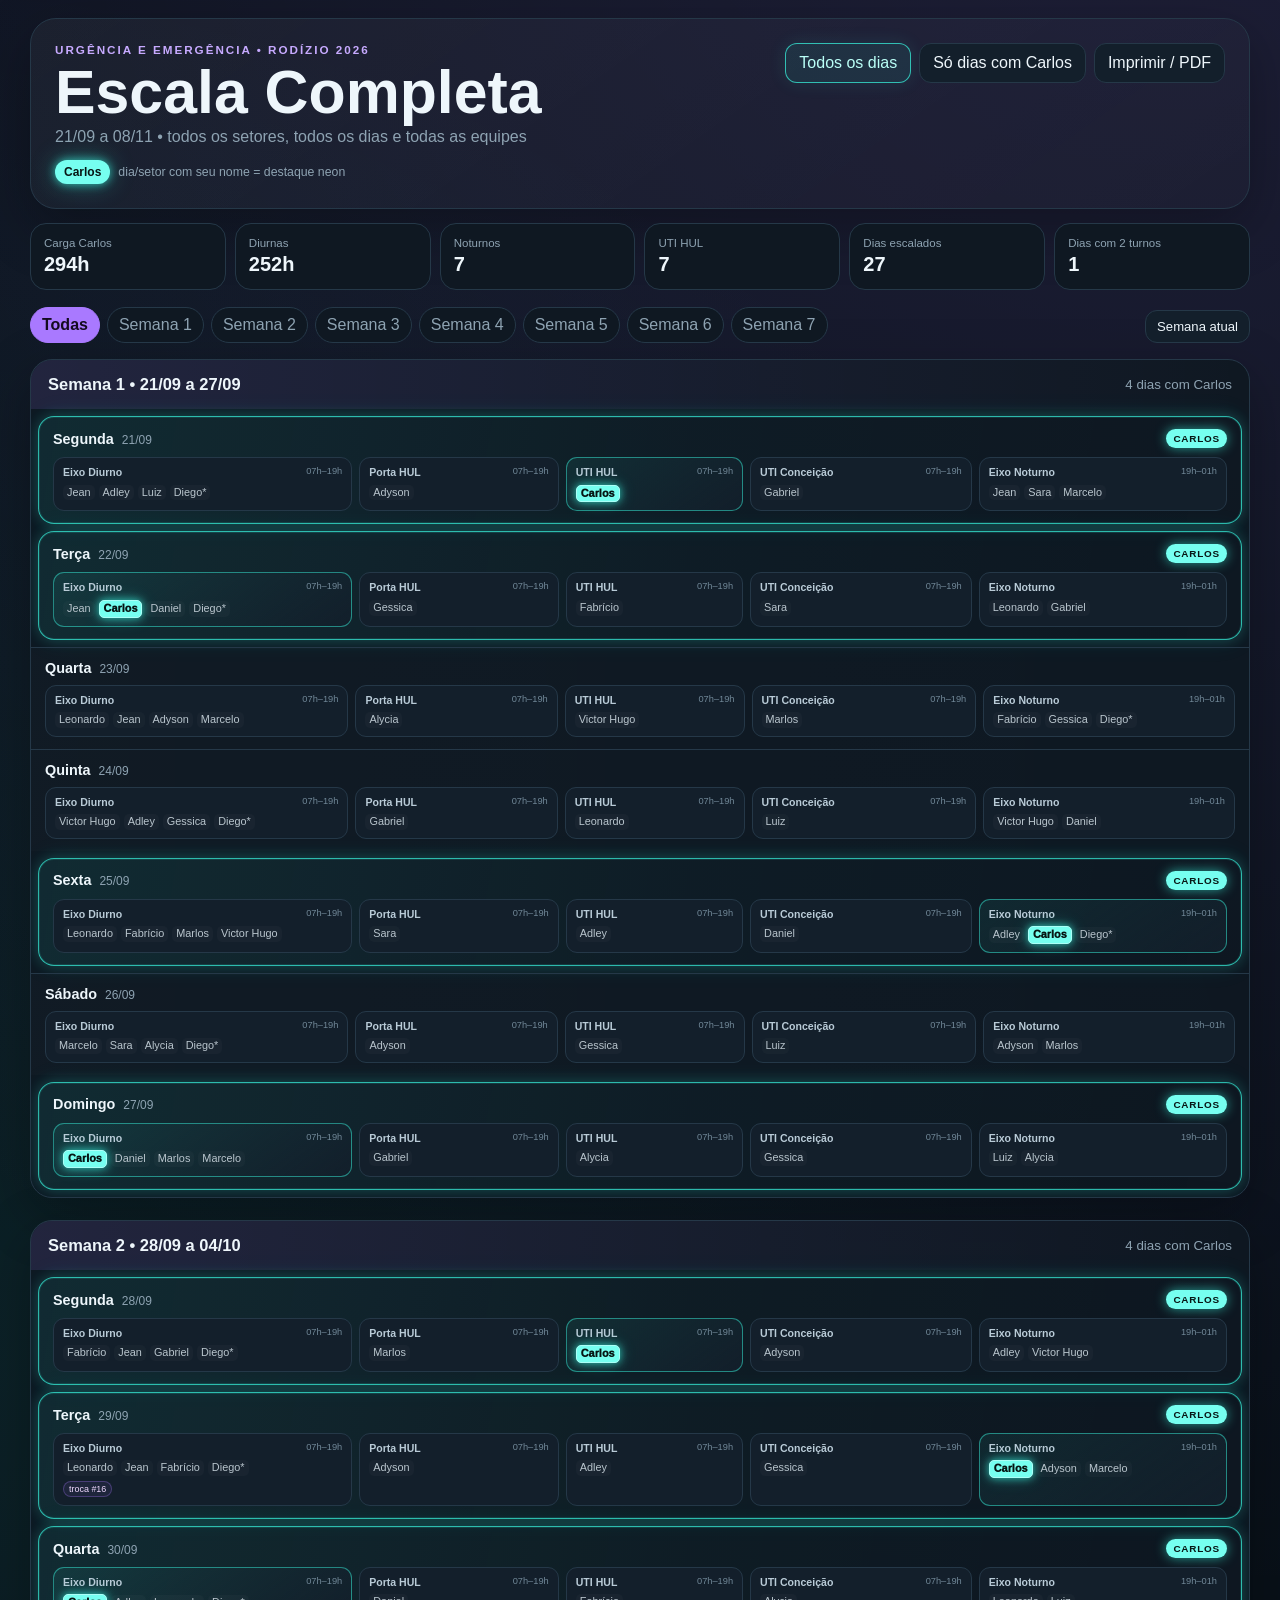
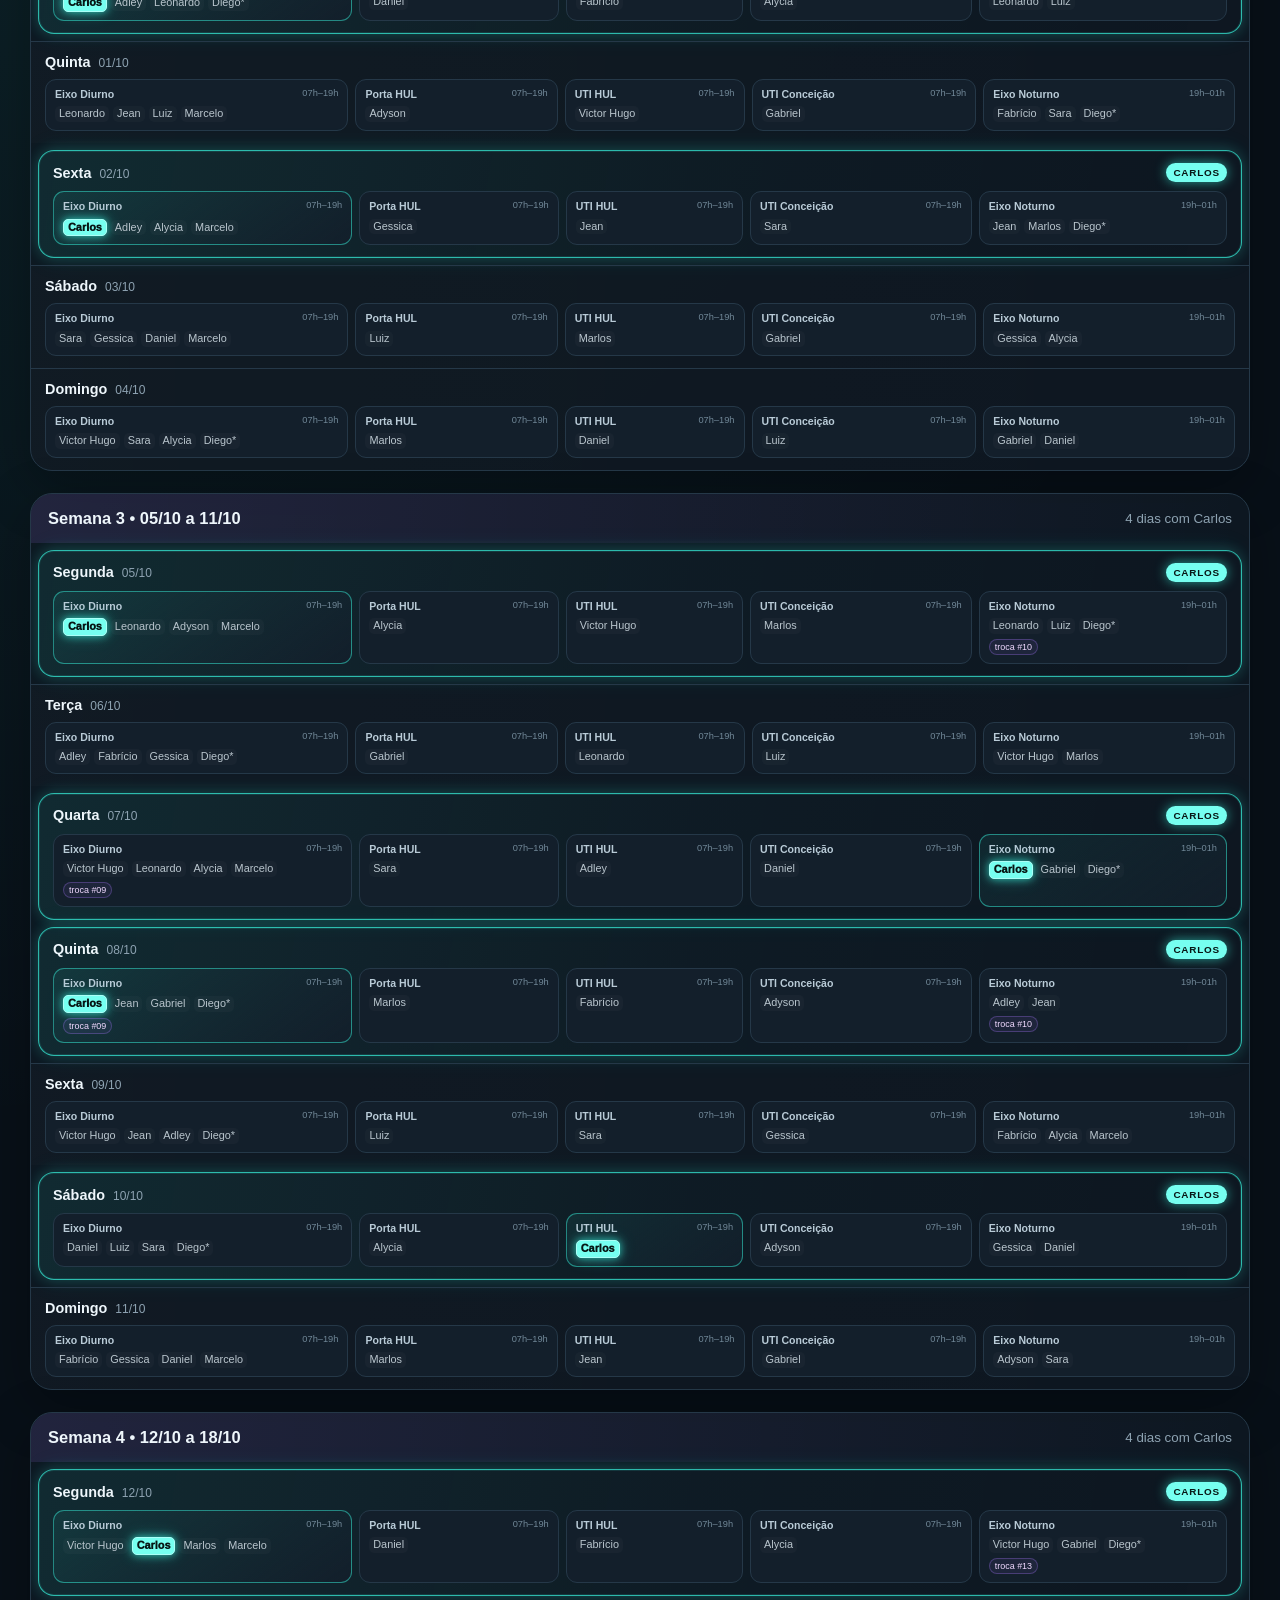
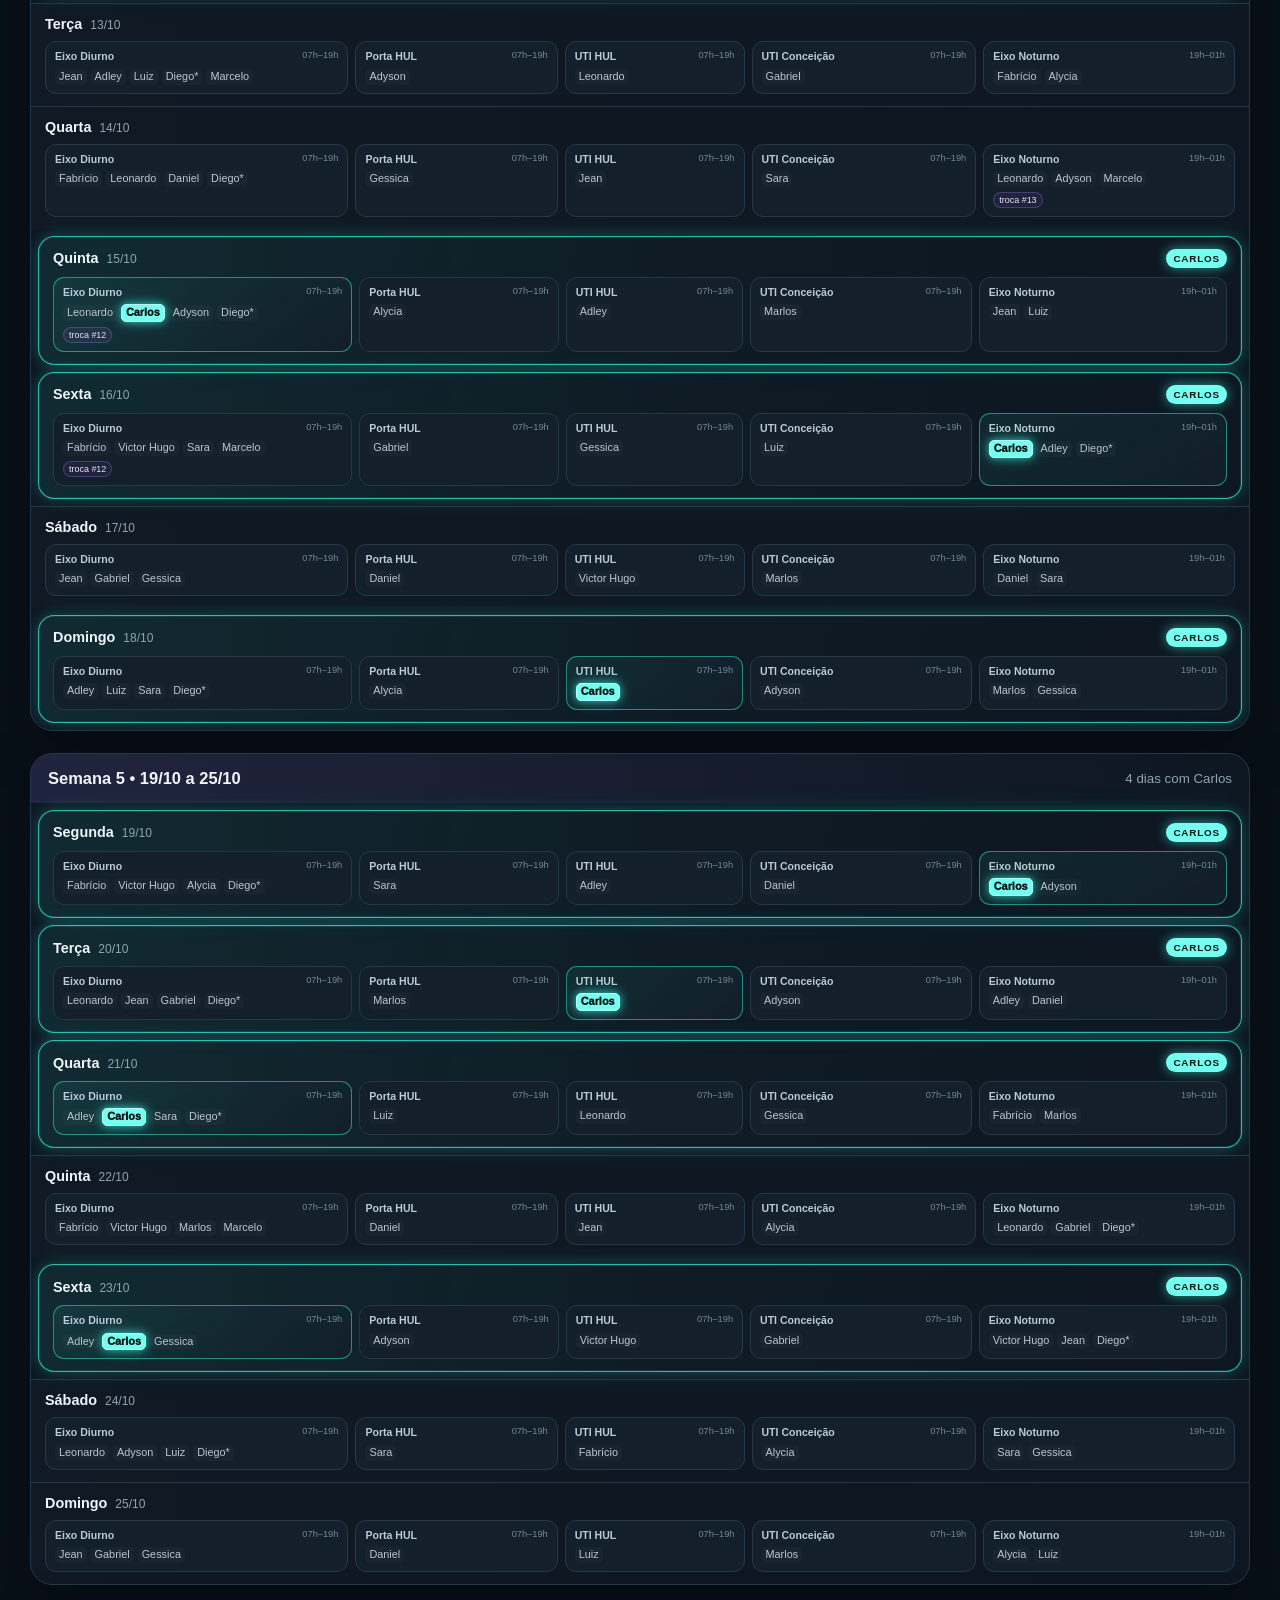
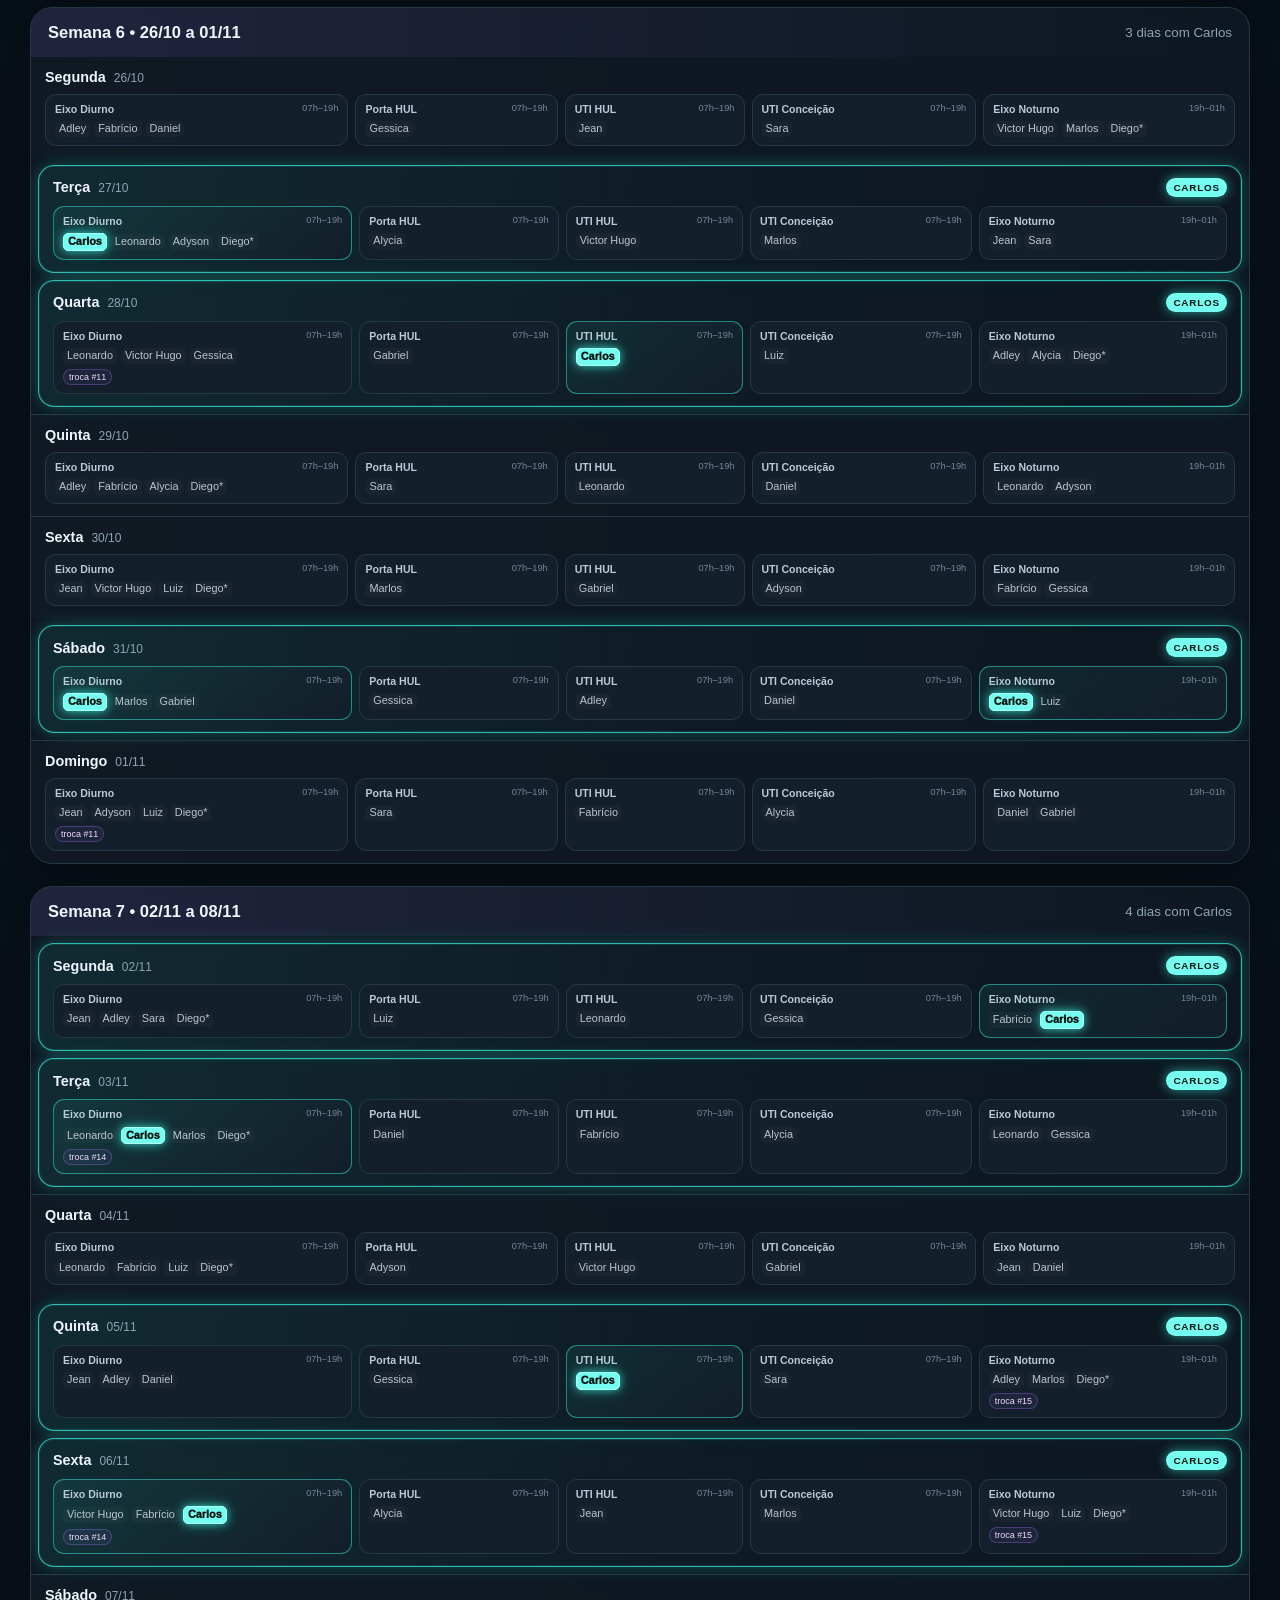
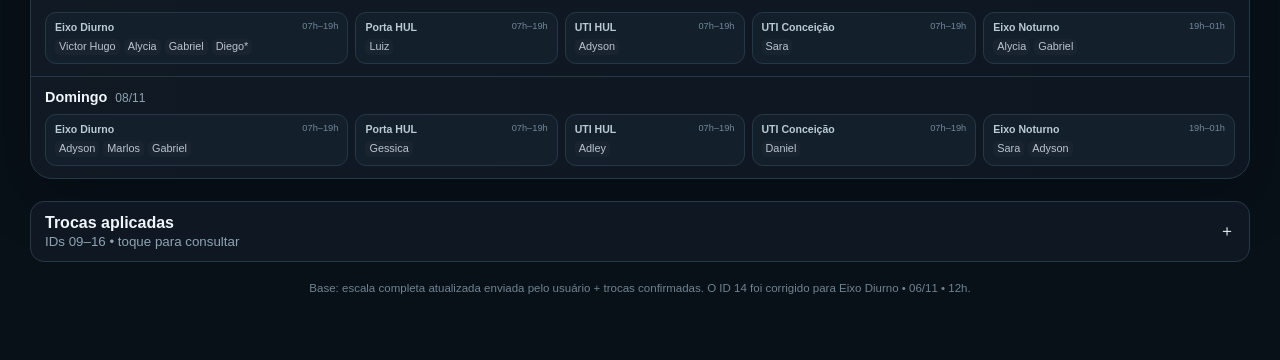
<file: standalone.html>
<!doctype html>
<html lang="pt-BR">
<head>
  <meta charset="utf-8" />
  <meta name="viewport" content="width=device-width, initial-scale=1, viewport-fit=cover" />
  <meta name="theme-color" content="#0b1017" />
  <title>Escala UE 2026 • Carlos</title>
      <style>

:root{
  --bg:#081018;
  --panel:#0f1822;
  --panel2:#131f2b;
  --panel3:#172633;
  --line:#253848;
  --text:#eef6fb;
  --muted:#8ea3b2;
  --accent:#a979ff;
  --accent2:#ff9f68;
  --cyan:#39f6e0;
  --cyan-soft:rgba(57,246,224,.13);
  --cyan-line:rgba(57,246,224,.72);
  --night:#9486ff;
  --day:#54c9bd;
  --uti:#f0c76b;
  --danger:#ff6b7d;
  --shadow:0 18px 55px rgba(0,0,0,.28);
}
*{box-sizing:border-box}
html{scroll-behavior:smooth}
body{
  margin:0;
  background:
    radial-gradient(circle at 92% -5%, rgba(169,121,255,.15), transparent 27%),
    radial-gradient(circle at -8% 20%, rgba(57,246,224,.08), transparent 25%),
    var(--bg);
  color:var(--text);
  font-family:Inter,ui-sans-serif,-apple-system,BlinkMacSystemFont,"Segoe UI",sans-serif;
}
button{font:inherit}
.app-shell{max-width:1280px;margin:auto;padding:18px clamp(10px,2.6vw,30px) 46px}
.hero{
  display:flex;justify-content:space-between;gap:20px;align-items:flex-start;flex-wrap:wrap;
  border:1px solid var(--line);border-radius:26px;padding:24px;
  background:linear-gradient(145deg,rgba(255,255,255,.045),rgba(255,255,255,.012));
  box-shadow:var(--shadow)
}
.eyebrow{font-size:.73rem;letter-spacing:.17em;text-transform:uppercase;color:#c7aaff;font-weight:850}
h1{font-size:clamp(2rem,5vw,3.8rem);line-height:.98;margin:.45rem 0 .35rem}
.hero p{margin:0;color:var(--muted)}
.hero-actions{display:flex;gap:8px;flex-wrap:wrap;justify-content:flex-end}
.btn{
  border:1px solid var(--line);background:var(--panel2);color:var(--text);
  border-radius:12px;padding:10px 13px;cursor:pointer;transition:.18s ease
}
.btn:hover{border-color:#5a7183;transform:translateY(-1px)}
.btn.active{border-color:var(--cyan-line);color:#bafff7;background:rgba(57,246,224,.08);box-shadow:0 0 18px rgba(57,246,224,.10)}
.btn-subtle{padding:8px 11px;font-size:.82rem}
.legend{display:flex;align-items:center;gap:8px;margin-top:14px;flex-wrap:wrap}
.legend-chip{font-size:.75rem;border-radius:999px;padding:5px 9px}
.carlos-legend{
  color:#071614;background:#76fff0;font-weight:900;
  box-shadow:0 0 10px rgba(57,246,224,.7),0 0 24px rgba(57,246,224,.35)
}
.legend-text{font-size:.77rem;color:var(--muted)}

.summary{display:grid;grid-template-columns:repeat(6,minmax(0,1fr));gap:9px;margin:14px 0}
.stat{border:1px solid var(--line);background:var(--panel);border-radius:16px;padding:13px}
.stat small{display:block;color:var(--muted);font-size:.72rem;margin-bottom:4px}
.stat strong{font-size:1.25rem}

.toolbar{display:flex;justify-content:space-between;align-items:center;gap:12px;margin:17px 0 10px;flex-wrap:wrap}
.week-tabs{display:flex;gap:7px;overflow:auto;padding-bottom:3px}
.week-tab{
  white-space:nowrap;border:1px solid var(--line);background:var(--panel);color:var(--muted);
  padding:8px 11px;border-radius:999px;cursor:pointer
}
.week-tab.active{background:var(--accent);border-color:var(--accent);color:#130b1f;font-weight:850}

.week-card{margin:13px 0 22px;border:1px solid var(--line);border-radius:22px;overflow:hidden;background:rgba(15,24,34,.93);box-shadow:var(--shadow)}
.week-head{display:flex;justify-content:space-between;align-items:center;gap:12px;padding:15px 17px;background:linear-gradient(90deg,rgba(169,121,255,.13),transparent)}
.week-head h2{font-size:1.03rem;margin:0}
.week-head small{color:var(--muted)}

.day-card{
  position:relative;border-top:1px solid var(--line);padding:12px 14px;
  background:linear-gradient(90deg,rgba(255,255,255,.012),transparent);
  transition:.18s ease
}
.day-card:first-of-type{border-top:0}
.day-card.carlos-day{
  margin:7px;
  border:1px solid rgba(57,246,224,.72);
  border-radius:16px;
  background:
    linear-gradient(100deg,rgba(57,246,224,.085),rgba(57,246,224,.018) 55%,transparent);
  box-shadow:
    0 0 0 1px rgba(57,246,224,.12) inset,
    0 0 14px rgba(57,246,224,.20),
    0 0 28px rgba(57,246,224,.08);
  animation:neonPulse 2.9s ease-in-out infinite
}
@keyframes neonPulse{
  0%,100%{box-shadow:0 0 0 1px rgba(57,246,224,.10) inset,0 0 11px rgba(57,246,224,.16),0 0 22px rgba(57,246,224,.06)}
  50%{box-shadow:0 0 0 1px rgba(57,246,224,.20) inset,0 0 18px rgba(57,246,224,.30),0 0 38px rgba(57,246,224,.12)}
}
.day-top{display:flex;justify-content:space-between;align-items:center;gap:10px;margin-bottom:9px}
.day-title{display:flex;align-items:baseline;gap:8px}
.day-title strong{font-size:.9rem}
.day-title span{font-size:.75rem;color:var(--muted)}
.me-badge{
  font-size:.62rem;font-weight:900;letter-spacing:.08em;text-transform:uppercase;
  color:#071614;background:#76fff0;padding:4px 7px;border-radius:999px;
  box-shadow:0 0 12px rgba(57,246,224,.6)
}
.sectors-grid{display:grid;grid-template-columns:1.35fr .9fr .8fr 1fr 1.12fr;gap:7px}
.sector{
  min-width:0;border:1px solid var(--line);background:var(--panel2);border-radius:11px;
  padding:8px 9px;position:relative
}
.sector.carlos-sector{
  border-color:rgba(57,246,224,.48);
  background:linear-gradient(145deg,rgba(57,246,224,.075),rgba(19,31,43,.95))
}
.sector-head{display:flex;justify-content:space-between;gap:5px;align-items:flex-start;margin-bottom:6px}
.sector-title{font-size:.66rem;font-weight:850;color:#b9cbd7;line-height:1.15}
.sector-time{font-size:.58rem;color:#718898;white-space:nowrap}
.names{display:flex;gap:4px;flex-wrap:wrap;align-items:center}
.name{
  font-size:.68rem;color:#b9c5cd;line-height:1.1;
  padding:2px 4px;border-radius:5px;background:rgba(255,255,255,.025)
}
.name.carlos{
  color:#071614;background:#76fff0;font-weight:950;
  border:1px solid #aafff7;
  box-shadow:0 0 8px rgba(57,246,224,.72),0 0 17px rgba(57,246,224,.24)
}
.trade-mark{
  display:inline-flex;margin-top:5px;font-size:.56rem;color:#f0d9ff;
  border:1px solid rgba(169,121,255,.30);background:rgba(169,121,255,.08);
  border-radius:999px;padding:2px 5px
}
.hidden{display:none!important}

.trades-box{margin-top:18px}
.trades-toggle{
  width:100%;display:flex;justify-content:space-between;align-items:center;gap:10px;
  border:1px solid var(--line);background:var(--panel);color:var(--text);padding:12px 14px;
  border-radius:14px;cursor:pointer;text-align:left
}
.trades-toggle small{display:block;color:var(--muted);margin-top:2px}
.trades-panel{margin-top:7px;border:1px solid var(--line);border-radius:14px;overflow:auto;background:var(--panel)}
.trade-table{width:100%;border-collapse:collapse;min-width:820px;font-size:.72rem}
.trade-table th,.trade-table td{padding:8px 9px;border-bottom:1px solid var(--line);text-align:left}
.trade-table th{color:#cdb5ff;background:rgba(255,255,255,.02);font-size:.62rem;text-transform:uppercase;letter-spacing:.05em}
.trade-table tr:last-child td{border-bottom:0}
.trade-status{font-size:.62rem;color:#9fd8c8}
footer{text-align:center;color:#6f8492;font-size:.72rem;margin:20px 0}

@media(max-width:1000px){
  .summary{grid-template-columns:repeat(3,1fr)}
  .sectors-grid{grid-template-columns:repeat(2,minmax(0,1fr))}
  .sector:first-child{grid-column:span 2}
}
@media(max-width:620px){
  .app-shell{padding:9px 8px 34px}
  .hero{padding:17px;border-radius:18px}
  .hero-actions{justify-content:flex-start}
  .summary{grid-template-columns:repeat(2,1fr)}
  .day-card{padding:10px}
  .day-card.carlos-day{margin:5px}
  .sectors-grid{grid-template-columns:1fr}
  .sector:first-child{grid-column:auto}
  .name{font-size:.66rem}
}
@media(prefers-reduced-motion:reduce){
  *{scroll-behavior:auto!important}
  .day-card.carlos-day{animation:none}
}
@media print{
  @page{size:A4 landscape;margin:6mm}
  body{background:#fff;color:#000}
  .app-shell{max-width:none;padding:0}
  .hero-actions,.toolbar,.trades-box,footer{display:none!important}
  .hero{border:0;box-shadow:none;padding:0 0 6mm;background:#fff}
  .hero p,.legend-text,.sector-time,.week-head small{color:#555}
  .summary{display:none}
  .week-card{box-shadow:none;background:#fff;border-color:#bbb;break-inside:avoid;margin:0 0 5mm}
  .week-head{background:#eee}
  .day-card{background:#fff;border-color:#ddd;padding:6px 7px}
  .day-card.carlos-day{animation:none;margin:3px;border:1.5px solid #008c80;box-shadow:none;background:#f1fffd}
  .sector{background:#fff;border-color:#ccc;padding:5px}
  .sector.carlos-sector{background:#f1fffd;border-color:#52a89f}
  .sector-title,.name{color:#111}
  .name.carlos{color:#000;background:#b9fff6;border-color:#008c80;box-shadow:none}
  .trade-mark{color:#333;border-color:#bbb;background:#f4f4f4}
}

</style>
</head>
<body>
  <div class="app-shell">
    <header class="hero">
      <div>
        <div class="eyebrow">Urgência e Emergência • Rodízio 2026</div>
        <h1>Escala Completa</h1>
        <p>21/09 a 08/11 • todos os setores, todos os dias e todas as equipes</p>
        <div class="legend">
          <span class="legend-chip carlos-legend">Carlos</span>
          <span class="legend-text">dia/setor com seu nome = destaque neon</span>
        </div>
      </div>
      <div class="hero-actions">
        <button id="btnAll" class="btn active">Todos os dias</button>
        <button id="btnCarlos" class="btn">Só dias com Carlos</button>
        <button id="btnPrint" class="btn">Imprimir / PDF</button>
      </div>
    </header>

    <section id="summary" class="summary"></section>

    <section class="toolbar">
      <div id="weekTabs" class="week-tabs" aria-label="Semanas"></div>
      <button id="btnCurrent" class="btn btn-subtle">Semana atual</button>
    </section>

    <main id="scheduleRoot"></main>

    <section class="trades-box">
      <button id="tradeToggle" class="trades-toggle">
        <span>
          <strong>Trocas aplicadas</strong>
          <small>IDs 09–16 • toque para consultar</small>
        </span>
        <span id="tradeArrow">＋</span>
      </button>
      <div id="tradePanel" class="trades-panel hidden"></div>
    </section>

    <footer>
      Base: escala completa atualizada enviada pelo usuário + trocas confirmadas.
      O ID 14 foi corrigido para Eixo Diurno • 06/11 • 12h.
    </footer>
  </div>

  <script>
const BASE_SCHEDULE = [
  {
    "week": 1,
    "period": "21/09 a 27/09",
    "days": [
      {
        "date": "2026-09-21",
        "weekday": "Segunda",
        "sectors": {
          "eixoDia": {
            "label": "Eixo Diurno",
            "time": "07h–19h",
            "names": [
              "Jean",
              "Adley",
              "Luiz",
              "Diego*"
            ],
            "tradeIds": []
          },
          "porta": {
            "label": "Porta HUL",
            "time": "07h–19h",
            "names": [
              "Adyson"
            ],
            "tradeIds": []
          },
          "utiHul": {
            "label": "UTI HUL",
            "time": "07h–19h",
            "names": [
              "Carlos"
            ],
            "tradeIds": []
          },
          "utiConceicao": {
            "label": "UTI Conceição",
            "time": "07h–19h",
            "names": [
              "Gabriel"
            ],
            "tradeIds": []
          },
          "eixoNoite": {
            "label": "Eixo Noturno",
            "time": "19h–01h",
            "names": [
              "Jean",
              "Sara",
              "Marcelo"
            ],
            "tradeIds": []
          }
        }
      },
      {
        "date": "2026-09-22",
        "weekday": "Terça",
        "sectors": {
          "eixoDia": {
            "label": "Eixo Diurno",
            "time": "07h–19h",
            "names": [
              "Jean",
              "Carlos",
              "Daniel",
              "Diego*"
            ],
            "tradeIds": []
          },
          "porta": {
            "label": "Porta HUL",
            "time": "07h–19h",
            "names": [
              "Gessica"
            ],
            "tradeIds": []
          },
          "utiHul": {
            "label": "UTI HUL",
            "time": "07h–19h",
            "names": [
              "Fabrício"
            ],
            "tradeIds": []
          },
          "utiConceicao": {
            "label": "UTI Conceição",
            "time": "07h–19h",
            "names": [
              "Sara"
            ],
            "tradeIds": []
          },
          "eixoNoite": {
            "label": "Eixo Noturno",
            "time": "19h–01h",
            "names": [
              "Leonardo",
              "Gabriel"
            ],
            "tradeIds": []
          }
        }
      },
      {
        "date": "2026-09-23",
        "weekday": "Quarta",
        "sectors": {
          "eixoDia": {
            "label": "Eixo Diurno",
            "time": "07h–19h",
            "names": [
              "Leonardo",
              "Jean",
              "Adyson",
              "Marcelo"
            ],
            "tradeIds": []
          },
          "porta": {
            "label": "Porta HUL",
            "time": "07h–19h",
            "names": [
              "Alycia"
            ],
            "tradeIds": []
          },
          "utiHul": {
            "label": "UTI HUL",
            "time": "07h–19h",
            "names": [
              "Victor Hugo"
            ],
            "tradeIds": []
          },
          "utiConceicao": {
            "label": "UTI Conceição",
            "time": "07h–19h",
            "names": [
              "Marlos"
            ],
            "tradeIds": []
          },
          "eixoNoite": {
            "label": "Eixo Noturno",
            "time": "19h–01h",
            "names": [
              "Fabrício",
              "Gessica",
              "Diego*"
            ],
            "tradeIds": []
          }
        }
      },
      {
        "date": "2026-09-24",
        "weekday": "Quinta",
        "sectors": {
          "eixoDia": {
            "label": "Eixo Diurno",
            "time": "07h–19h",
            "names": [
              "Victor Hugo",
              "Adley",
              "Gessica",
              "Diego*"
            ],
            "tradeIds": []
          },
          "porta": {
            "label": "Porta HUL",
            "time": "07h–19h",
            "names": [
              "Gabriel"
            ],
            "tradeIds": []
          },
          "utiHul": {
            "label": "UTI HUL",
            "time": "07h–19h",
            "names": [
              "Leonardo"
            ],
            "tradeIds": []
          },
          "utiConceicao": {
            "label": "UTI Conceição",
            "time": "07h–19h",
            "names": [
              "Luiz"
            ],
            "tradeIds": []
          },
          "eixoNoite": {
            "label": "Eixo Noturno",
            "time": "19h–01h",
            "names": [
              "Victor Hugo",
              "Daniel"
            ],
            "tradeIds": []
          }
        }
      },
      {
        "date": "2026-09-25",
        "weekday": "Sexta",
        "sectors": {
          "eixoDia": {
            "label": "Eixo Diurno",
            "time": "07h–19h",
            "names": [
              "Leonardo",
              "Fabrício",
              "Marlos",
              "Victor Hugo"
            ],
            "tradeIds": []
          },
          "porta": {
            "label": "Porta HUL",
            "time": "07h–19h",
            "names": [
              "Sara"
            ],
            "tradeIds": []
          },
          "utiHul": {
            "label": "UTI HUL",
            "time": "07h–19h",
            "names": [
              "Adley"
            ],
            "tradeIds": []
          },
          "utiConceicao": {
            "label": "UTI Conceição",
            "time": "07h–19h",
            "names": [
              "Daniel"
            ],
            "tradeIds": []
          },
          "eixoNoite": {
            "label": "Eixo Noturno",
            "time": "19h–01h",
            "names": [
              "Adley",
              "Carlos",
              "Diego*"
            ],
            "tradeIds": []
          }
        }
      },
      {
        "date": "2026-09-26",
        "weekday": "Sábado",
        "sectors": {
          "eixoDia": {
            "label": "Eixo Diurno",
            "time": "07h–19h",
            "names": [
              "Marcelo",
              "Sara",
              "Alycia",
              "Diego*"
            ],
            "tradeIds": []
          },
          "porta": {
            "label": "Porta HUL",
            "time": "07h–19h",
            "names": [
              "Adyson"
            ],
            "tradeIds": []
          },
          "utiHul": {
            "label": "UTI HUL",
            "time": "07h–19h",
            "names": [
              "Gessica"
            ],
            "tradeIds": []
          },
          "utiConceicao": {
            "label": "UTI Conceição",
            "time": "07h–19h",
            "names": [
              "Luiz"
            ],
            "tradeIds": []
          },
          "eixoNoite": {
            "label": "Eixo Noturno",
            "time": "19h–01h",
            "names": [
              "Adyson",
              "Marlos"
            ],
            "tradeIds": []
          }
        }
      },
      {
        "date": "2026-09-27",
        "weekday": "Domingo",
        "sectors": {
          "eixoDia": {
            "label": "Eixo Diurno",
            "time": "07h–19h",
            "names": [
              "Carlos",
              "Daniel",
              "Marlos",
              "Marcelo"
            ],
            "tradeIds": []
          },
          "porta": {
            "label": "Porta HUL",
            "time": "07h–19h",
            "names": [
              "Gabriel"
            ],
            "tradeIds": []
          },
          "utiHul": {
            "label": "UTI HUL",
            "time": "07h–19h",
            "names": [
              "Alycia"
            ],
            "tradeIds": []
          },
          "utiConceicao": {
            "label": "UTI Conceição",
            "time": "07h–19h",
            "names": [
              "Gessica"
            ],
            "tradeIds": []
          },
          "eixoNoite": {
            "label": "Eixo Noturno",
            "time": "19h–01h",
            "names": [
              "Luiz",
              "Alycia"
            ],
            "tradeIds": []
          }
        }
      }
    ]
  },
  {
    "week": 2,
    "period": "28/09 a 04/10",
    "days": [
      {
        "date": "2026-09-28",
        "weekday": "Segunda",
        "sectors": {
          "eixoDia": {
            "label": "Eixo Diurno",
            "time": "07h–19h",
            "names": [
              "Fabrício",
              "Jean",
              "Gabriel",
              "Diego*"
            ],
            "tradeIds": []
          },
          "porta": {
            "label": "Porta HUL",
            "time": "07h–19h",
            "names": [
              "Marlos"
            ],
            "tradeIds": []
          },
          "utiHul": {
            "label": "UTI HUL",
            "time": "07h–19h",
            "names": [
              "Carlos"
            ],
            "tradeIds": []
          },
          "utiConceicao": {
            "label": "UTI Conceição",
            "time": "07h–19h",
            "names": [
              "Adyson"
            ],
            "tradeIds": []
          },
          "eixoNoite": {
            "label": "Eixo Noturno",
            "time": "19h–01h",
            "names": [
              "Adley",
              "Victor Hugo"
            ],
            "tradeIds": []
          }
        }
      },
      {
        "date": "2026-09-29",
        "weekday": "Terça",
        "sectors": {
          "eixoDia": {
            "label": "Eixo Diurno",
            "time": "07h–19h",
            "names": [
              "Leonardo",
              "Victor Hugo",
              "Fabrício",
              "Diego*"
            ],
            "tradeIds": []
          },
          "porta": {
            "label": "Porta HUL",
            "time": "07h–19h",
            "names": [
              "Adyson"
            ],
            "tradeIds": []
          },
          "utiHul": {
            "label": "UTI HUL",
            "time": "07h–19h",
            "names": [
              "Adley"
            ],
            "tradeIds": []
          },
          "utiConceicao": {
            "label": "UTI Conceição",
            "time": "07h–19h",
            "names": [
              "Gessica"
            ],
            "tradeIds": []
          },
          "eixoNoite": {
            "label": "Eixo Noturno",
            "time": "19h–01h",
            "names": [
              "Carlos",
              "Adyson",
              "Marcelo"
            ],
            "tradeIds": []
          }
        }
      },
      {
        "date": "2026-09-30",
        "weekday": "Quarta",
        "sectors": {
          "eixoDia": {
            "label": "Eixo Diurno",
            "time": "07h–19h",
            "names": [
              "Carlos",
              "Adley",
              "Leonardo",
              "Diego*"
            ],
            "tradeIds": []
          },
          "porta": {
            "label": "Porta HUL",
            "time": "07h–19h",
            "names": [
              "Daniel"
            ],
            "tradeIds": []
          },
          "utiHul": {
            "label": "UTI HUL",
            "time": "07h–19h",
            "names": [
              "Fabrício"
            ],
            "tradeIds": []
          },
          "utiConceicao": {
            "label": "UTI Conceição",
            "time": "07h–19h",
            "names": [
              "Alycia"
            ],
            "tradeIds": []
          },
          "eixoNoite": {
            "label": "Eixo Noturno",
            "time": "19h–01h",
            "names": [
              "Leonardo",
              "Luiz"
            ],
            "tradeIds": []
          }
        }
      },
      {
        "date": "2026-10-01",
        "weekday": "Quinta",
        "sectors": {
          "eixoDia": {
            "label": "Eixo Diurno",
            "time": "07h–19h",
            "names": [
              "Leonardo",
              "Jean",
              "Luiz",
              "Marcelo"
            ],
            "tradeIds": []
          },
          "porta": {
            "label": "Porta HUL",
            "time": "07h–19h",
            "names": [
              "Adyson"
            ],
            "tradeIds": []
          },
          "utiHul": {
            "label": "UTI HUL",
            "time": "07h–19h",
            "names": [
              "Victor Hugo"
            ],
            "tradeIds": []
          },
          "utiConceicao": {
            "label": "UTI Conceição",
            "time": "07h–19h",
            "names": [
              "Gabriel"
            ],
            "tradeIds": []
          },
          "eixoNoite": {
            "label": "Eixo Noturno",
            "time": "19h–01h",
            "names": [
              "Fabrício",
              "Sara",
              "Diego*"
            ],
            "tradeIds": []
          }
        }
      },
      {
        "date": "2026-10-02",
        "weekday": "Sexta",
        "sectors": {
          "eixoDia": {
            "label": "Eixo Diurno",
            "time": "07h–19h",
            "names": [
              "Carlos",
              "Adley",
              "Alycia",
              "Marcelo"
            ],
            "tradeIds": []
          },
          "porta": {
            "label": "Porta HUL",
            "time": "07h–19h",
            "names": [
              "Gessica"
            ],
            "tradeIds": []
          },
          "utiHul": {
            "label": "UTI HUL",
            "time": "07h–19h",
            "names": [
              "Jean"
            ],
            "tradeIds": []
          },
          "utiConceicao": {
            "label": "UTI Conceição",
            "time": "07h–19h",
            "names": [
              "Sara"
            ],
            "tradeIds": []
          },
          "eixoNoite": {
            "label": "Eixo Noturno",
            "time": "19h–01h",
            "names": [
              "Jean",
              "Marlos",
              "Diego*"
            ],
            "tradeIds": []
          }
        }
      },
      {
        "date": "2026-10-03",
        "weekday": "Sábado",
        "sectors": {
          "eixoDia": {
            "label": "Eixo Diurno",
            "time": "07h–19h",
            "names": [
              "Sara",
              "Gessica",
              "Daniel",
              "Marcelo"
            ],
            "tradeIds": []
          },
          "porta": {
            "label": "Porta HUL",
            "time": "07h–19h",
            "names": [
              "Luiz"
            ],
            "tradeIds": []
          },
          "utiHul": {
            "label": "UTI HUL",
            "time": "07h–19h",
            "names": [
              "Marlos"
            ],
            "tradeIds": []
          },
          "utiConceicao": {
            "label": "UTI Conceição",
            "time": "07h–19h",
            "names": [
              "Gabriel"
            ],
            "tradeIds": []
          },
          "eixoNoite": {
            "label": "Eixo Noturno",
            "time": "19h–01h",
            "names": [
              "Gessica",
              "Alycia"
            ],
            "tradeIds": []
          }
        }
      },
      {
        "date": "2026-10-04",
        "weekday": "Domingo",
        "sectors": {
          "eixoDia": {
            "label": "Eixo Diurno",
            "time": "07h–19h",
            "names": [
              "Victor Hugo",
              "Sara",
              "Alycia",
              "Diego*"
            ],
            "tradeIds": []
          },
          "porta": {
            "label": "Porta HUL",
            "time": "07h–19h",
            "names": [
              "Marlos"
            ],
            "tradeIds": []
          },
          "utiHul": {
            "label": "UTI HUL",
            "time": "07h–19h",
            "names": [
              "Daniel"
            ],
            "tradeIds": []
          },
          "utiConceicao": {
            "label": "UTI Conceição",
            "time": "07h–19h",
            "names": [
              "Luiz"
            ],
            "tradeIds": []
          },
          "eixoNoite": {
            "label": "Eixo Noturno",
            "time": "19h–01h",
            "names": [
              "Gabriel",
              "Daniel"
            ],
            "tradeIds": []
          }
        }
      }
    ]
  },
  {
    "week": 3,
    "period": "05/10 a 11/10",
    "days": [
      {
        "date": "2026-10-05",
        "weekday": "Segunda",
        "sectors": {
          "eixoDia": {
            "label": "Eixo Diurno",
            "time": "07h–19h",
            "names": [
              "Carlos",
              "Leonardo",
              "Adyson",
              "Marcelo"
            ],
            "tradeIds": []
          },
          "porta": {
            "label": "Porta HUL",
            "time": "07h–19h",
            "names": [
              "Alycia"
            ],
            "tradeIds": []
          },
          "utiHul": {
            "label": "UTI HUL",
            "time": "07h–19h",
            "names": [
              "Victor Hugo"
            ],
            "tradeIds": []
          },
          "utiConceicao": {
            "label": "UTI Conceição",
            "time": "07h–19h",
            "names": [
              "Marlos"
            ],
            "tradeIds": []
          },
          "eixoNoite": {
            "label": "Eixo Noturno",
            "time": "19h–01h",
            "names": [
              "Jean",
              "Luiz",
              "Diego*"
            ],
            "tradeIds": []
          }
        }
      },
      {
        "date": "2026-10-06",
        "weekday": "Terça",
        "sectors": {
          "eixoDia": {
            "label": "Eixo Diurno",
            "time": "07h–19h",
            "names": [
              "Adley",
              "Fabrício",
              "Gessica",
              "Diego*"
            ],
            "tradeIds": []
          },
          "porta": {
            "label": "Porta HUL",
            "time": "07h–19h",
            "names": [
              "Gabriel"
            ],
            "tradeIds": []
          },
          "utiHul": {
            "label": "UTI HUL",
            "time": "07h–19h",
            "names": [
              "Leonardo"
            ],
            "tradeIds": []
          },
          "utiConceicao": {
            "label": "UTI Conceição",
            "time": "07h–19h",
            "names": [
              "Luiz"
            ],
            "tradeIds": []
          },
          "eixoNoite": {
            "label": "Eixo Noturno",
            "time": "19h–01h",
            "names": [
              "Victor Hugo",
              "Marlos"
            ],
            "tradeIds": []
          }
        }
      },
      {
        "date": "2026-10-07",
        "weekday": "Quarta",
        "sectors": {
          "eixoDia": {
            "label": "Eixo Diurno",
            "time": "07h–19h",
            "names": [
              "Victor Hugo",
              "Jean",
              "Alycia",
              "Marcelo"
            ],
            "tradeIds": []
          },
          "porta": {
            "label": "Porta HUL",
            "time": "07h–19h",
            "names": [
              "Sara"
            ],
            "tradeIds": []
          },
          "utiHul": {
            "label": "UTI HUL",
            "time": "07h–19h",
            "names": [
              "Adley"
            ],
            "tradeIds": []
          },
          "utiConceicao": {
            "label": "UTI Conceição",
            "time": "07h–19h",
            "names": [
              "Daniel"
            ],
            "tradeIds": []
          },
          "eixoNoite": {
            "label": "Eixo Noturno",
            "time": "19h–01h",
            "names": [
              "Carlos",
              "Gabriel",
              "Diego*"
            ],
            "tradeIds": []
          }
        }
      },
      {
        "date": "2026-10-08",
        "weekday": "Quinta",
        "sectors": {
          "eixoDia": {
            "label": "Eixo Diurno",
            "time": "07h–19h",
            "names": [
              "Carlos",
              "Leonardo",
              "Gabriel",
              "Diego*"
            ],
            "tradeIds": []
          },
          "porta": {
            "label": "Porta HUL",
            "time": "07h–19h",
            "names": [
              "Marlos"
            ],
            "tradeIds": []
          },
          "utiHul": {
            "label": "UTI HUL",
            "time": "07h–19h",
            "names": [
              "Fabrício"
            ],
            "tradeIds": []
          },
          "utiConceicao": {
            "label": "UTI Conceição",
            "time": "07h–19h",
            "names": [
              "Adyson"
            ],
            "tradeIds": []
          },
          "eixoNoite": {
            "label": "Eixo Noturno",
            "time": "19h–01h",
            "names": [
              "Adley",
              "Leonardo"
            ],
            "tradeIds": []
          }
        }
      },
      {
        "date": "2026-10-09",
        "weekday": "Sexta",
        "sectors": {
          "eixoDia": {
            "label": "Eixo Diurno",
            "time": "07h–19h",
            "names": [
              "Victor Hugo",
              "Jean",
              "Adley",
              "Diego*"
            ],
            "tradeIds": []
          },
          "porta": {
            "label": "Porta HUL",
            "time": "07h–19h",
            "names": [
              "Luiz"
            ],
            "tradeIds": []
          },
          "utiHul": {
            "label": "UTI HUL",
            "time": "07h–19h",
            "names": [
              "Sara"
            ],
            "tradeIds": []
          },
          "utiConceicao": {
            "label": "UTI Conceição",
            "time": "07h–19h",
            "names": [
              "Gessica"
            ],
            "tradeIds": []
          },
          "eixoNoite": {
            "label": "Eixo Noturno",
            "time": "19h–01h",
            "names": [
              "Fabrício",
              "Alycia",
              "Marcelo"
            ],
            "tradeIds": []
          }
        }
      },
      {
        "date": "2026-10-10",
        "weekday": "Sábado",
        "sectors": {
          "eixoDia": {
            "label": "Eixo Diurno",
            "time": "07h–19h",
            "names": [
              "Daniel",
              "Luiz",
              "Sara",
              "Diego*"
            ],
            "tradeIds": []
          },
          "porta": {
            "label": "Porta HUL",
            "time": "07h–19h",
            "names": [
              "Alycia"
            ],
            "tradeIds": []
          },
          "utiHul": {
            "label": "UTI HUL",
            "time": "07h–19h",
            "names": [
              "Carlos"
            ],
            "tradeIds": []
          },
          "utiConceicao": {
            "label": "UTI Conceição",
            "time": "07h–19h",
            "names": [
              "Adyson"
            ],
            "tradeIds": []
          },
          "eixoNoite": {
            "label": "Eixo Noturno",
            "time": "19h–01h",
            "names": [
              "Gessica",
              "Daniel"
            ],
            "tradeIds": []
          }
        }
      },
      {
        "date": "2026-10-11",
        "weekday": "Domingo",
        "sectors": {
          "eixoDia": {
            "label": "Eixo Diurno",
            "time": "07h–19h",
            "names": [
              "Fabrício",
              "Gessica",
              "Daniel",
              "Marcelo"
            ],
            "tradeIds": []
          },
          "porta": {
            "label": "Porta HUL",
            "time": "07h–19h",
            "names": [
              "Marlos"
            ],
            "tradeIds": []
          },
          "utiHul": {
            "label": "UTI HUL",
            "time": "07h–19h",
            "names": [
              "Jean"
            ],
            "tradeIds": []
          },
          "utiConceicao": {
            "label": "UTI Conceição",
            "time": "07h–19h",
            "names": [
              "Gabriel"
            ],
            "tradeIds": []
          },
          "eixoNoite": {
            "label": "Eixo Noturno",
            "time": "19h–01h",
            "names": [
              "Adyson",
              "Sara"
            ],
            "tradeIds": []
          }
        }
      }
    ]
  },
  {
    "week": 4,
    "period": "12/10 a 18/10",
    "days": [
      {
        "date": "2026-10-12",
        "weekday": "Segunda",
        "sectors": {
          "eixoDia": {
            "label": "Eixo Diurno",
            "time": "07h–19h",
            "names": [
              "Victor Hugo",
              "Carlos",
              "Marlos",
              "Marcelo"
            ],
            "tradeIds": []
          },
          "porta": {
            "label": "Porta HUL",
            "time": "07h–19h",
            "names": [
              "Daniel"
            ],
            "tradeIds": []
          },
          "utiHul": {
            "label": "UTI HUL",
            "time": "07h–19h",
            "names": [
              "Fabrício"
            ],
            "tradeIds": []
          },
          "utiConceicao": {
            "label": "UTI Conceição",
            "time": "07h–19h",
            "names": [
              "Alycia"
            ],
            "tradeIds": []
          },
          "eixoNoite": {
            "label": "Eixo Noturno",
            "time": "19h–01h",
            "names": [
              "Leonardo",
              "Gabriel",
              "Diego*"
            ],
            "tradeIds": []
          }
        }
      },
      {
        "date": "2026-10-13",
        "weekday": "Terça",
        "sectors": {
          "eixoDia": {
            "label": "Eixo Diurno",
            "time": "07h–19h",
            "names": [
              "Jean",
              "Adley",
              "Luiz",
              "Diego*",
              "Marcelo"
            ],
            "tradeIds": []
          },
          "porta": {
            "label": "Porta HUL",
            "time": "07h–19h",
            "names": [
              "Adyson"
            ],
            "tradeIds": []
          },
          "utiHul": {
            "label": "UTI HUL",
            "time": "07h–19h",
            "names": [
              "Leonardo"
            ],
            "tradeIds": []
          },
          "utiConceicao": {
            "label": "UTI Conceição",
            "time": "07h–19h",
            "names": [
              "Gabriel"
            ],
            "tradeIds": []
          },
          "eixoNoite": {
            "label": "Eixo Noturno",
            "time": "19h–01h",
            "names": [
              "Fabrício",
              "Alycia"
            ],
            "tradeIds": []
          }
        }
      },
      {
        "date": "2026-10-14",
        "weekday": "Quarta",
        "sectors": {
          "eixoDia": {
            "label": "Eixo Diurno",
            "time": "07h–19h",
            "names": [
              "Fabrício",
              "Leonardo",
              "Daniel",
              "Diego*"
            ],
            "tradeIds": []
          },
          "porta": {
            "label": "Porta HUL",
            "time": "07h–19h",
            "names": [
              "Gessica"
            ],
            "tradeIds": []
          },
          "utiHul": {
            "label": "UTI HUL",
            "time": "07h–19h",
            "names": [
              "Jean"
            ],
            "tradeIds": []
          },
          "utiConceicao": {
            "label": "UTI Conceição",
            "time": "07h–19h",
            "names": [
              "Sara"
            ],
            "tradeIds": []
          },
          "eixoNoite": {
            "label": "Eixo Noturno",
            "time": "19h–01h",
            "names": [
              "Victor Hugo",
              "Adyson",
              "Marcelo"
            ],
            "tradeIds": []
          }
        }
      },
      {
        "date": "2026-10-15",
        "weekday": "Quinta",
        "sectors": {
          "eixoDia": {
            "label": "Eixo Diurno",
            "time": "07h–19h",
            "names": [
              "Victor Hugo",
              "Carlos",
              "Adyson",
              "Diego*"
            ],
            "tradeIds": []
          },
          "porta": {
            "label": "Porta HUL",
            "time": "07h–19h",
            "names": [
              "Alycia"
            ],
            "tradeIds": []
          },
          "utiHul": {
            "label": "UTI HUL",
            "time": "07h–19h",
            "names": [
              "Adley"
            ],
            "tradeIds": []
          },
          "utiConceicao": {
            "label": "UTI Conceição",
            "time": "07h–19h",
            "names": [
              "Marlos"
            ],
            "tradeIds": []
          },
          "eixoNoite": {
            "label": "Eixo Noturno",
            "time": "19h–01h",
            "names": [
              "Jean",
              "Luiz"
            ],
            "tradeIds": []
          }
        }
      },
      {
        "date": "2026-10-16",
        "weekday": "Sexta",
        "sectors": {
          "eixoDia": {
            "label": "Eixo Diurno",
            "time": "07h–19h",
            "names": [
              "Fabrício",
              "Leonardo",
              "Sara",
              "Marcelo"
            ],
            "tradeIds": []
          },
          "porta": {
            "label": "Porta HUL",
            "time": "07h–19h",
            "names": [
              "Gabriel"
            ],
            "tradeIds": []
          },
          "utiHul": {
            "label": "UTI HUL",
            "time": "07h–19h",
            "names": [
              "Gessica"
            ],
            "tradeIds": []
          },
          "utiConceicao": {
            "label": "UTI Conceição",
            "time": "07h–19h",
            "names": [
              "Luiz"
            ],
            "tradeIds": []
          },
          "eixoNoite": {
            "label": "Eixo Noturno",
            "time": "19h–01h",
            "names": [
              "Carlos",
              "Adley",
              "Diego*"
            ],
            "tradeIds": []
          }
        }
      },
      {
        "date": "2026-10-17",
        "weekday": "Sábado",
        "sectors": {
          "eixoDia": {
            "label": "Eixo Diurno",
            "time": "07h–19h",
            "names": [
              "Jean",
              "Gabriel",
              "Gessica"
            ],
            "tradeIds": []
          },
          "porta": {
            "label": "Porta HUL",
            "time": "07h–19h",
            "names": [
              "Daniel"
            ],
            "tradeIds": []
          },
          "utiHul": {
            "label": "UTI HUL",
            "time": "07h–19h",
            "names": [
              "Victor Hugo"
            ],
            "tradeIds": []
          },
          "utiConceicao": {
            "label": "UTI Conceição",
            "time": "07h–19h",
            "names": [
              "Marlos"
            ],
            "tradeIds": []
          },
          "eixoNoite": {
            "label": "Eixo Noturno",
            "time": "19h–01h",
            "names": [
              "Daniel",
              "Sara"
            ],
            "tradeIds": []
          }
        }
      },
      {
        "date": "2026-10-18",
        "weekday": "Domingo",
        "sectors": {
          "eixoDia": {
            "label": "Eixo Diurno",
            "time": "07h–19h",
            "names": [
              "Adley",
              "Luiz",
              "Sara",
              "Diego*"
            ],
            "tradeIds": []
          },
          "porta": {
            "label": "Porta HUL",
            "time": "07h–19h",
            "names": [
              "Alycia"
            ],
            "tradeIds": []
          },
          "utiHul": {
            "label": "UTI HUL",
            "time": "07h–19h",
            "names": [
              "Carlos"
            ],
            "tradeIds": []
          },
          "utiConceicao": {
            "label": "UTI Conceição",
            "time": "07h–19h",
            "names": [
              "Adyson"
            ],
            "tradeIds": []
          },
          "eixoNoite": {
            "label": "Eixo Noturno",
            "time": "19h–01h",
            "names": [
              "Marlos",
              "Gessica"
            ],
            "tradeIds": []
          }
        }
      }
    ]
  },
  {
    "week": 5,
    "period": "19/10 a 25/10",
    "days": [
      {
        "date": "2026-10-19",
        "weekday": "Segunda",
        "sectors": {
          "eixoDia": {
            "label": "Eixo Diurno",
            "time": "07h–19h",
            "names": [
              "Fabrício",
              "Victor Hugo",
              "Alycia",
              "Diego*"
            ],
            "tradeIds": []
          },
          "porta": {
            "label": "Porta HUL",
            "time": "07h–19h",
            "names": [
              "Sara"
            ],
            "tradeIds": []
          },
          "utiHul": {
            "label": "UTI HUL",
            "time": "07h–19h",
            "names": [
              "Adley"
            ],
            "tradeIds": []
          },
          "utiConceicao": {
            "label": "UTI Conceição",
            "time": "07h–19h",
            "names": [
              "Daniel"
            ],
            "tradeIds": []
          },
          "eixoNoite": {
            "label": "Eixo Noturno",
            "time": "19h–01h",
            "names": [
              "Carlos",
              "Adyson"
            ],
            "tradeIds": []
          }
        }
      },
      {
        "date": "2026-10-20",
        "weekday": "Terça",
        "sectors": {
          "eixoDia": {
            "label": "Eixo Diurno",
            "time": "07h–19h",
            "names": [
              "Leonardo",
              "Jean",
              "Gabriel",
              "Diego*"
            ],
            "tradeIds": []
          },
          "porta": {
            "label": "Porta HUL",
            "time": "07h–19h",
            "names": [
              "Marlos"
            ],
            "tradeIds": []
          },
          "utiHul": {
            "label": "UTI HUL",
            "time": "07h–19h",
            "names": [
              "Carlos"
            ],
            "tradeIds": []
          },
          "utiConceicao": {
            "label": "UTI Conceição",
            "time": "07h–19h",
            "names": [
              "Adyson"
            ],
            "tradeIds": []
          },
          "eixoNoite": {
            "label": "Eixo Noturno",
            "time": "19h–01h",
            "names": [
              "Adley",
              "Daniel"
            ],
            "tradeIds": []
          }
        }
      },
      {
        "date": "2026-10-21",
        "weekday": "Quarta",
        "sectors": {
          "eixoDia": {
            "label": "Eixo Diurno",
            "time": "07h–19h",
            "names": [
              "Adley",
              "Carlos",
              "Sara",
              "Diego*"
            ],
            "tradeIds": []
          },
          "porta": {
            "label": "Porta HUL",
            "time": "07h–19h",
            "names": [
              "Luiz"
            ],
            "tradeIds": []
          },
          "utiHul": {
            "label": "UTI HUL",
            "time": "07h–19h",
            "names": [
              "Leonardo"
            ],
            "tradeIds": []
          },
          "utiConceicao": {
            "label": "UTI Conceição",
            "time": "07h–19h",
            "names": [
              "Gessica"
            ],
            "tradeIds": []
          },
          "eixoNoite": {
            "label": "Eixo Noturno",
            "time": "19h–01h",
            "names": [
              "Fabrício",
              "Marlos"
            ],
            "tradeIds": []
          }
        }
      },
      {
        "date": "2026-10-22",
        "weekday": "Quinta",
        "sectors": {
          "eixoDia": {
            "label": "Eixo Diurno",
            "time": "07h–19h",
            "names": [
              "Fabrício",
              "Victor Hugo",
              "Marlos",
              "Marcelo"
            ],
            "tradeIds": []
          },
          "porta": {
            "label": "Porta HUL",
            "time": "07h–19h",
            "names": [
              "Daniel"
            ],
            "tradeIds": []
          },
          "utiHul": {
            "label": "UTI HUL",
            "time": "07h–19h",
            "names": [
              "Jean"
            ],
            "tradeIds": []
          },
          "utiConceicao": {
            "label": "UTI Conceição",
            "time": "07h–19h",
            "names": [
              "Alycia"
            ],
            "tradeIds": []
          },
          "eixoNoite": {
            "label": "Eixo Noturno",
            "time": "19h–01h",
            "names": [
              "Leonardo",
              "Gabriel",
              "Diego*"
            ],
            "tradeIds": []
          }
        }
      },
      {
        "date": "2026-10-23",
        "weekday": "Sexta",
        "sectors": {
          "eixoDia": {
            "label": "Eixo Diurno",
            "time": "07h–19h",
            "names": [
              "Adley",
              "Carlos",
              "Gessica"
            ],
            "tradeIds": []
          },
          "porta": {
            "label": "Porta HUL",
            "time": "07h–19h",
            "names": [
              "Adyson"
            ],
            "tradeIds": []
          },
          "utiHul": {
            "label": "UTI HUL",
            "time": "07h–19h",
            "names": [
              "Victor Hugo"
            ],
            "tradeIds": []
          },
          "utiConceicao": {
            "label": "UTI Conceição",
            "time": "07h–19h",
            "names": [
              "Gabriel"
            ],
            "tradeIds": []
          },
          "eixoNoite": {
            "label": "Eixo Noturno",
            "time": "19h–01h",
            "names": [
              "Victor Hugo",
              "Jean",
              "Diego*"
            ],
            "tradeIds": []
          }
        }
      },
      {
        "date": "2026-10-24",
        "weekday": "Sábado",
        "sectors": {
          "eixoDia": {
            "label": "Eixo Diurno",
            "time": "07h–19h",
            "names": [
              "Leonardo",
              "Adyson",
              "Luiz",
              "Diego*"
            ],
            "tradeIds": []
          },
          "porta": {
            "label": "Porta HUL",
            "time": "07h–19h",
            "names": [
              "Sara"
            ],
            "tradeIds": []
          },
          "utiHul": {
            "label": "UTI HUL",
            "time": "07h–19h",
            "names": [
              "Fabrício"
            ],
            "tradeIds": []
          },
          "utiConceicao": {
            "label": "UTI Conceição",
            "time": "07h–19h",
            "names": [
              "Alycia"
            ],
            "tradeIds": []
          },
          "eixoNoite": {
            "label": "Eixo Noturno",
            "time": "19h–01h",
            "names": [
              "Sara",
              "Gessica"
            ],
            "tradeIds": []
          }
        }
      },
      {
        "date": "2026-10-25",
        "weekday": "Domingo",
        "sectors": {
          "eixoDia": {
            "label": "Eixo Diurno",
            "time": "07h–19h",
            "names": [
              "Jean",
              "Gabriel",
              "Gessica"
            ],
            "tradeIds": []
          },
          "porta": {
            "label": "Porta HUL",
            "time": "07h–19h",
            "names": [
              "Daniel"
            ],
            "tradeIds": []
          },
          "utiHul": {
            "label": "UTI HUL",
            "time": "07h–19h",
            "names": [
              "Luiz"
            ],
            "tradeIds": []
          },
          "utiConceicao": {
            "label": "UTI Conceição",
            "time": "07h–19h",
            "names": [
              "Marlos"
            ],
            "tradeIds": []
          },
          "eixoNoite": {
            "label": "Eixo Noturno",
            "time": "19h–01h",
            "names": [
              "Alycia",
              "Luiz"
            ],
            "tradeIds": []
          }
        }
      }
    ]
  },
  {
    "week": 6,
    "period": "26/10 a 01/11",
    "days": [
      {
        "date": "2026-10-26",
        "weekday": "Segunda",
        "sectors": {
          "eixoDia": {
            "label": "Eixo Diurno",
            "time": "07h–19h",
            "names": [
              "Adley",
              "Fabrício",
              "Daniel"
            ],
            "tradeIds": []
          },
          "porta": {
            "label": "Porta HUL",
            "time": "07h–19h",
            "names": [
              "Gessica"
            ],
            "tradeIds": []
          },
          "utiHul": {
            "label": "UTI HUL",
            "time": "07h–19h",
            "names": [
              "Jean"
            ],
            "tradeIds": []
          },
          "utiConceicao": {
            "label": "UTI Conceição",
            "time": "07h–19h",
            "names": [
              "Sara"
            ],
            "tradeIds": []
          },
          "eixoNoite": {
            "label": "Eixo Noturno",
            "time": "19h–01h",
            "names": [
              "Victor Hugo",
              "Marlos",
              "Diego*"
            ],
            "tradeIds": []
          }
        }
      },
      {
        "date": "2026-10-27",
        "weekday": "Terça",
        "sectors": {
          "eixoDia": {
            "label": "Eixo Diurno",
            "time": "07h–19h",
            "names": [
              "Carlos",
              "Leonardo",
              "Adyson",
              "Diego*"
            ],
            "tradeIds": []
          },
          "porta": {
            "label": "Porta HUL",
            "time": "07h–19h",
            "names": [
              "Alycia"
            ],
            "tradeIds": []
          },
          "utiHul": {
            "label": "UTI HUL",
            "time": "07h–19h",
            "names": [
              "Victor Hugo"
            ],
            "tradeIds": []
          },
          "utiConceicao": {
            "label": "UTI Conceição",
            "time": "07h–19h",
            "names": [
              "Marlos"
            ],
            "tradeIds": []
          },
          "eixoNoite": {
            "label": "Eixo Noturno",
            "time": "19h–01h",
            "names": [
              "Jean",
              "Sara"
            ],
            "tradeIds": []
          }
        }
      },
      {
        "date": "2026-10-28",
        "weekday": "Quarta",
        "sectors": {
          "eixoDia": {
            "label": "Eixo Diurno",
            "time": "07h–19h",
            "names": [
              "Jean",
              "Victor Hugo",
              "Gessica"
            ],
            "tradeIds": []
          },
          "porta": {
            "label": "Porta HUL",
            "time": "07h–19h",
            "names": [
              "Gabriel"
            ],
            "tradeIds": []
          },
          "utiHul": {
            "label": "UTI HUL",
            "time": "07h–19h",
            "names": [
              "Carlos"
            ],
            "tradeIds": []
          },
          "utiConceicao": {
            "label": "UTI Conceição",
            "time": "07h–19h",
            "names": [
              "Luiz"
            ],
            "tradeIds": []
          },
          "eixoNoite": {
            "label": "Eixo Noturno",
            "time": "19h–01h",
            "names": [
              "Adley",
              "Alycia",
              "Diego*"
            ],
            "tradeIds": []
          }
        }
      },
      {
        "date": "2026-10-29",
        "weekday": "Quinta",
        "sectors": {
          "eixoDia": {
            "label": "Eixo Diurno",
            "time": "07h–19h",
            "names": [
              "Adley",
              "Fabrício",
              "Alycia",
              "Diego*"
            ],
            "tradeIds": []
          },
          "porta": {
            "label": "Porta HUL",
            "time": "07h–19h",
            "names": [
              "Sara"
            ],
            "tradeIds": []
          },
          "utiHul": {
            "label": "UTI HUL",
            "time": "07h–19h",
            "names": [
              "Leonardo"
            ],
            "tradeIds": []
          },
          "utiConceicao": {
            "label": "UTI Conceição",
            "time": "07h–19h",
            "names": [
              "Daniel"
            ],
            "tradeIds": []
          },
          "eixoNoite": {
            "label": "Eixo Noturno",
            "time": "19h–01h",
            "names": [
              "Leonardo",
              "Adyson"
            ],
            "tradeIds": []
          }
        }
      },
      {
        "date": "2026-10-30",
        "weekday": "Sexta",
        "sectors": {
          "eixoDia": {
            "label": "Eixo Diurno",
            "time": "07h–19h",
            "names": [
              "Jean",
              "Victor Hugo",
              "Luiz",
              "Diego*"
            ],
            "tradeIds": []
          },
          "porta": {
            "label": "Porta HUL",
            "time": "07h–19h",
            "names": [
              "Marlos"
            ],
            "tradeIds": []
          },
          "utiHul": {
            "label": "UTI HUL",
            "time": "07h–19h",
            "names": [
              "Gabriel"
            ],
            "tradeIds": []
          },
          "utiConceicao": {
            "label": "UTI Conceição",
            "time": "07h–19h",
            "names": [
              "Adyson"
            ],
            "tradeIds": []
          },
          "eixoNoite": {
            "label": "Eixo Noturno",
            "time": "19h–01h",
            "names": [
              "Fabrício",
              "Gessica"
            ],
            "tradeIds": []
          }
        }
      },
      {
        "date": "2026-10-31",
        "weekday": "Sábado",
        "sectors": {
          "eixoDia": {
            "label": "Eixo Diurno",
            "time": "07h–19h",
            "names": [
              "Carlos",
              "Marlos",
              "Gabriel"
            ],
            "tradeIds": []
          },
          "porta": {
            "label": "Porta HUL",
            "time": "07h–19h",
            "names": [
              "Gessica"
            ],
            "tradeIds": []
          },
          "utiHul": {
            "label": "UTI HUL",
            "time": "07h–19h",
            "names": [
              "Adley"
            ],
            "tradeIds": []
          },
          "utiConceicao": {
            "label": "UTI Conceição",
            "time": "07h–19h",
            "names": [
              "Daniel"
            ],
            "tradeIds": []
          },
          "eixoNoite": {
            "label": "Eixo Noturno",
            "time": "19h–01h",
            "names": [
              "Carlos",
              "Luiz"
            ],
            "tradeIds": []
          }
        }
      },
      {
        "date": "2026-11-01",
        "weekday": "Domingo",
        "sectors": {
          "eixoDia": {
            "label": "Eixo Diurno",
            "time": "07h–19h",
            "names": [
              "Leonardo",
              "Adyson",
              "Luiz",
              "Diego*"
            ],
            "tradeIds": []
          },
          "porta": {
            "label": "Porta HUL",
            "time": "07h–19h",
            "names": [
              "Sara"
            ],
            "tradeIds": []
          },
          "utiHul": {
            "label": "UTI HUL",
            "time": "07h–19h",
            "names": [
              "Fabrício"
            ],
            "tradeIds": []
          },
          "utiConceicao": {
            "label": "UTI Conceição",
            "time": "07h–19h",
            "names": [
              "Alycia"
            ],
            "tradeIds": []
          },
          "eixoNoite": {
            "label": "Eixo Noturno",
            "time": "19h–01h",
            "names": [
              "Daniel",
              "Gabriel"
            ],
            "tradeIds": []
          }
        }
      }
    ]
  },
  {
    "week": 7,
    "period": "02/11 a 08/11",
    "days": [
      {
        "date": "2026-11-02",
        "weekday": "Segunda",
        "sectors": {
          "eixoDia": {
            "label": "Eixo Diurno",
            "time": "07h–19h",
            "names": [
              "Jean",
              "Adley",
              "Sara",
              "Diego*"
            ],
            "tradeIds": []
          },
          "porta": {
            "label": "Porta HUL",
            "time": "07h–19h",
            "names": [
              "Luiz"
            ],
            "tradeIds": []
          },
          "utiHul": {
            "label": "UTI HUL",
            "time": "07h–19h",
            "names": [
              "Leonardo"
            ],
            "tradeIds": []
          },
          "utiConceicao": {
            "label": "UTI Conceição",
            "time": "07h–19h",
            "names": [
              "Gessica"
            ],
            "tradeIds": []
          },
          "eixoNoite": {
            "label": "Eixo Noturno",
            "time": "19h–01h",
            "names": [
              "Fabrício",
              "Carlos"
            ],
            "tradeIds": []
          }
        }
      },
      {
        "date": "2026-11-03",
        "weekday": "Terça",
        "sectors": {
          "eixoDia": {
            "label": "Eixo Diurno",
            "time": "07h–19h",
            "names": [
              "Victor Hugo",
              "Carlos",
              "Marlos",
              "Diego*"
            ],
            "tradeIds": []
          },
          "porta": {
            "label": "Porta HUL",
            "time": "07h–19h",
            "names": [
              "Daniel"
            ],
            "tradeIds": []
          },
          "utiHul": {
            "label": "UTI HUL",
            "time": "07h–19h",
            "names": [
              "Fabrício"
            ],
            "tradeIds": []
          },
          "utiConceicao": {
            "label": "UTI Conceição",
            "time": "07h–19h",
            "names": [
              "Alycia"
            ],
            "tradeIds": []
          },
          "eixoNoite": {
            "label": "Eixo Noturno",
            "time": "19h–01h",
            "names": [
              "Leonardo",
              "Gessica"
            ],
            "tradeIds": []
          }
        }
      },
      {
        "date": "2026-11-04",
        "weekday": "Quarta",
        "sectors": {
          "eixoDia": {
            "label": "Eixo Diurno",
            "time": "07h–19h",
            "names": [
              "Leonardo",
              "Fabrício",
              "Luiz",
              "Diego*"
            ],
            "tradeIds": []
          },
          "porta": {
            "label": "Porta HUL",
            "time": "07h–19h",
            "names": [
              "Adyson"
            ],
            "tradeIds": []
          },
          "utiHul": {
            "label": "UTI HUL",
            "time": "07h–19h",
            "names": [
              "Victor Hugo"
            ],
            "tradeIds": []
          },
          "utiConceicao": {
            "label": "UTI Conceição",
            "time": "07h–19h",
            "names": [
              "Gabriel"
            ],
            "tradeIds": []
          },
          "eixoNoite": {
            "label": "Eixo Noturno",
            "time": "19h–01h",
            "names": [
              "Jean",
              "Daniel"
            ],
            "tradeIds": []
          }
        }
      },
      {
        "date": "2026-11-05",
        "weekday": "Quinta",
        "sectors": {
          "eixoDia": {
            "label": "Eixo Diurno",
            "time": "07h–19h",
            "names": [
              "Jean",
              "Adley",
              "Daniel"
            ],
            "tradeIds": []
          },
          "porta": {
            "label": "Porta HUL",
            "time": "07h–19h",
            "names": [
              "Gessica"
            ],
            "tradeIds": []
          },
          "utiHul": {
            "label": "UTI HUL",
            "time": "07h–19h",
            "names": [
              "Carlos"
            ],
            "tradeIds": []
          },
          "utiConceicao": {
            "label": "UTI Conceição",
            "time": "07h–19h",
            "names": [
              "Sara"
            ],
            "tradeIds": []
          },
          "eixoNoite": {
            "label": "Eixo Noturno",
            "time": "19h–01h",
            "names": [
              "Victor Hugo",
              "Marlos",
              "Diego*"
            ],
            "tradeIds": []
          }
        }
      },
      {
        "date": "2026-11-06",
        "weekday": "Sexta",
        "sectors": {
          "eixoDia": {
            "label": "Eixo Diurno",
            "time": "07h–19h",
            "names": [
              "Leonardo",
              "Fabrício",
              "Carlos"
            ],
            "tradeIds": []
          },
          "porta": {
            "label": "Porta HUL",
            "time": "07h–19h",
            "names": [
              "Alycia"
            ],
            "tradeIds": []
          },
          "utiHul": {
            "label": "UTI HUL",
            "time": "07h–19h",
            "names": [
              "Jean"
            ],
            "tradeIds": []
          },
          "utiConceicao": {
            "label": "UTI Conceição",
            "time": "07h–19h",
            "names": [
              "Marlos"
            ],
            "tradeIds": []
          },
          "eixoNoite": {
            "label": "Eixo Noturno",
            "time": "19h–01h",
            "names": [
              "Adley",
              "Luiz",
              "Diego*"
            ],
            "tradeIds": []
          }
        }
      },
      {
        "date": "2026-11-07",
        "weekday": "Sábado",
        "sectors": {
          "eixoDia": {
            "label": "Eixo Diurno",
            "time": "07h–19h",
            "names": [
              "Victor Hugo",
              "Alycia",
              "Gabriel",
              "Diego*"
            ],
            "tradeIds": []
          },
          "porta": {
            "label": "Porta HUL",
            "time": "07h–19h",
            "names": [
              "Luiz"
            ],
            "tradeIds": []
          },
          "utiHul": {
            "label": "UTI HUL",
            "time": "07h–19h",
            "names": [
              "Adyson"
            ],
            "tradeIds": []
          },
          "utiConceicao": {
            "label": "UTI Conceição",
            "time": "07h–19h",
            "names": [
              "Sara"
            ],
            "tradeIds": []
          },
          "eixoNoite": {
            "label": "Eixo Noturno",
            "time": "19h–01h",
            "names": [
              "Alycia",
              "Gabriel"
            ],
            "tradeIds": []
          }
        }
      },
      {
        "date": "2026-11-08",
        "weekday": "Domingo",
        "sectors": {
          "eixoDia": {
            "label": "Eixo Diurno",
            "time": "07h–19h",
            "names": [
              "Adyson",
              "Marlos",
              "Gabriel"
            ],
            "tradeIds": []
          },
          "porta": {
            "label": "Porta HUL",
            "time": "07h–19h",
            "names": [
              "Gessica"
            ],
            "tradeIds": []
          },
          "utiHul": {
            "label": "UTI HUL",
            "time": "07h–19h",
            "names": [
              "Adley"
            ],
            "tradeIds": []
          },
          "utiConceicao": {
            "label": "UTI Conceição",
            "time": "07h–19h",
            "names": [
              "Daniel"
            ],
            "tradeIds": []
          },
          "eixoNoite": {
            "label": "Eixo Noturno",
            "time": "19h–01h",
            "names": [
              "Sara",
              "Adyson"
            ],
            "tradeIds": []
          }
        }
      }
    ]
  }
];
const TRADES = [
  {
    "id": "09",
    "requester": "Jean",
    "substitute": "Leonardo",
    "sector": "eixoDia",
    "ceded": "2026-10-07",
    "hours": "12h",
    "compensation": "2026-10-08"
  },
  {
    "id": "10",
    "requester": "Jean",
    "substitute": "Leonardo",
    "sector": "eixoNoite",
    "ceded": "2026-10-05",
    "hours": "6h",
    "compensation": "2026-10-08"
  },
  {
    "id": "11",
    "requester": "Jean",
    "substitute": "Leonardo",
    "sector": "eixoDia",
    "ceded": "2026-10-28",
    "hours": "12h",
    "compensation": "2026-11-01"
  },
  {
    "id": "12",
    "requester": "Leonardo",
    "substitute": "Victor Hugo",
    "sector": "eixoDia",
    "ceded": "2026-10-16",
    "hours": "12h",
    "compensation": "2026-10-15"
  },
  {
    "id": "13",
    "requester": "Leonardo",
    "substitute": "Victor Hugo",
    "sector": "eixoNoite",
    "ceded": "2026-10-12",
    "hours": "6h",
    "compensation": "2026-10-14"
  },
  {
    "id": "14",
    "requester": "Leonardo",
    "substitute": "Victor Hugo",
    "sector": "eixoDia",
    "ceded": "2026-11-06",
    "hours": "12h",
    "compensation": "2026-11-03"
  },
  {
    "id": "15",
    "requester": "Victor Hugo",
    "substitute": "Adley",
    "sector": "eixoNoite",
    "ceded": "2026-11-05",
    "hours": "6h",
    "compensation": "2026-11-06"
  },
  {
    "id": "16",
    "requester": "Victor Hugo",
    "substitute": "Jean",
    "sector": "eixoDia",
    "ceded": "2026-09-29",
    "hours": "12h",
    "compensation": "2026-11-28"
  }
];

</script>
<script>

const TARGET = "Carlos";
const state = { week: "all", onlyCarlos: false };

function deepClone(obj){ return JSON.parse(JSON.stringify(obj)); }

function findDay(schedule, date){
  for(const week of schedule){
    const day = week.days.find(d => d.date === date);
    if(day) return day;
  }
  return null;
}

function replaceName(day, sectorKey, from, to, tradeId, note){
  if(!day || !day.sectors[sectorKey]) return false;
  const cell = day.sectors[sectorKey];
  const idx = cell.names.indexOf(from);
  if(idx === -1) return false;
  cell.names[idx] = to;
  cell.tradeIds.push({id:tradeId, note});
  return true;
}

function applyTrades(base){
  const schedule = deepClone(base);
  for(const t of TRADES){
    const cededDay = findDay(schedule, t.ceded);
    replaceName(
      cededDay, t.sector, t.requester, t.substitute, t.id,
      `${t.requester} → ${t.substitute}`
    );

    const compDay = findDay(schedule, t.compensation);
    if(compDay){
      replaceName(
        compDay, t.sector, t.substitute, t.requester, t.id,
        `recomposição: ${t.substitute} → ${t.requester}`
      );
    }
  }
  return schedule;
}

const SCHEDULE = applyTrades(BASE_SCHEDULE);

function hasCarlosInSector(sector){
  return sector.names.includes(TARGET);
}

function hasCarlos(day){
  return Object.values(day.sectors).some(hasCarlosInSector);
}

function brDate(iso){
  const [y,m,d] = iso.split("-");
  return `${d}/${m}`;
}

function parseDate(iso){
  const [y,m,d] = iso.split("-").map(Number);
  return new Date(y,m-1,d);
}

function sectorHours(key){
  return key === "eixoNoite" ? 6 : 12;
}

function myAssignments(){
  const out = [];
  for(const week of SCHEDULE){
    for(const day of week.days){
      for(const [key, sector] of Object.entries(day.sectors)){
        if(sector.names.includes(TARGET)){
          out.push({week:week.week, date:day.date, sectorKey:key, sector});
        }
      }
    }
  }
  return out;
}

function renderSummary(){
  const list = myAssignments();
  const total = list.reduce((s,x)=>s+sectorHours(x.sectorKey),0);
  const nights = list.filter(x=>x.sectorKey==="eixoNoite").length;
  const uti = list.filter(x=>x.sectorKey==="utiHul").length;
  const dayHours = list.filter(x=>x.sectorKey!=="eixoNoite").reduce((s,x)=>s+12,0);
  const carlosDays = new Set(list.map(x=>x.date)).size;
  const doubleDays = [...new Set(list.map(x=>x.date))].filter(d=>list.filter(x=>x.date===d).length>1).length;

  const items = [
    ["Carga Carlos", `${total}h`],
    ["Diurnas", `${dayHours}h`],
    ["Noturnos", `${nights}`],
    ["UTI HUL", `${uti}`],
    ["Dias escalados", `${carlosDays}`],
    ["Dias com 2 turnos", `${doubleDays}`],
  ];
  document.getElementById("summary").innerHTML = items.map(([k,v]) =>
    `<div class="stat"><small>${k}</small><strong>${v}</strong></div>`
  ).join("");
}

function renderTabs(){
  const tabs = document.getElementById("weekTabs");
  tabs.innerHTML =
    `<button class="week-tab ${state.week==="all"?"active":""}" data-week="all">Todas</button>` +
    SCHEDULE.map(w =>
      `<button class="week-tab ${String(state.week)===String(w.week)?"active":""}" data-week="${w.week}">Semana ${w.week}</button>`
    ).join("");

  tabs.querySelectorAll(".week-tab").forEach(btn=>{
    btn.addEventListener("click", ()=>{
      state.week = btn.dataset.week;
      render();
    });
  });
}

function renderName(name){
  return `<span class="name ${name===TARGET?"carlos":""}">${name}</span>`;
}

function renderSector(key, sector){
  const mine = hasCarlosInSector(sector);
  const trades = sector.tradeIds || [];
  return `
    <div class="sector ${mine?"carlos-sector":""}">
      <div class="sector-head">
        <span class="sector-title">${sector.label}</span>
        <span class="sector-time">${sector.time}</span>
      </div>
      <div class="names">${sector.names.map(renderName).join("")}</div>
      ${trades.length ? `<div class="trade-mark">troca ${trades.map(t=>"#"+t.id).join(", ")}</div>` : ""}
    </div>`;
}

function renderDay(day){
  const mine = hasCarlos(day);
  if(state.onlyCarlos && !mine) return "";
  return `
    <article class="day-card ${mine?"carlos-day":""}" data-date="${day.date}">
      <div class="day-top">
        <div class="day-title">
          <strong>${day.weekday}</strong>
          <span>${brDate(day.date)}</span>
        </div>
        ${mine?`<span class="me-badge">Carlos</span>`:""}
      </div>
      <div class="sectors-grid">
        ${Object.entries(day.sectors).map(([key,sector])=>renderSector(key,sector)).join("")}
      </div>
    </article>`;
}

function render(){
  renderTabs();
  renderSummary();

  const root = document.getElementById("scheduleRoot");
  const weeks = SCHEDULE.filter(w => state.week==="all" || String(w.week)===String(state.week));

  root.innerHTML = weeks.map(w => {
    const daysHtml = w.days.map(renderDay).join("");
    if(!daysHtml.trim()) return "";
    const myCount = w.days.filter(hasCarlos).length;
    return `
      <section class="week-card" data-week="${w.week}">
        <div class="week-head">
          <h2>Semana ${w.week} • ${w.period}</h2>
          <small>${myCount} dia${myCount!==1?"s":""} com Carlos</small>
        </div>
        ${daysHtml}
      </section>`;
  }).join("");

  document.getElementById("btnAll").classList.toggle("active", !state.onlyCarlos);
  document.getElementById("btnCarlos").classList.toggle("active", state.onlyCarlos);
}

function renderTrades(){
  const sectorName = {
    eixoDia:"Eixo Diurno", eixoNoite:"Eixo Noturno", porta:"Porta HUL",
    utiHul:"UTI HUL", utiConceicao:"UTI Conceição"
  };
  document.getElementById("tradePanel").innerHTML = `
    <table class="trade-table">
      <thead><tr>
        <th>ID</th><th>Solicitante</th><th>Substituto</th><th>Setor</th>
        <th>Plantão cedido</th><th>CH</th><th>Recomposição</th><th>Status</th>
      </tr></thead>
      <tbody>
        ${TRADES.map(t=>`
          <tr>
            <td>${t.id}</td><td>${t.requester}</td><td>${t.substitute}</td>
            <td>${sectorName[t.sector]}</td><td>${brDate(t.ceded)}</td>
            <td>${t.hours}</td><td>${brDate(t.compensation)}</td>
            <td class="trade-status">${findDay(SCHEDULE,t.compensation)?"aplicada":"recomposição fora do período"}</td>
          </tr>`).join("")}
      </tbody>
    </table>`;
}

function currentWeek(){
  const now = new Date();
  const found = SCHEDULE.find(w => {
    const first = parseDate(w.days[0].date);
    const last = parseDate(w.days[w.days.length-1].date);
    last.setHours(23,59,59,999);
    return now >= first && now <= last;
  });
  return found?.week ?? "all";
}

document.getElementById("btnAll").addEventListener("click", ()=>{
  state.onlyCarlos = false; render();
});
document.getElementById("btnCarlos").addEventListener("click", ()=>{
  state.onlyCarlos = true; render();
});
document.getElementById("btnPrint").addEventListener("click", ()=>window.print());
document.getElementById("btnCurrent").addEventListener("click", ()=>{
  state.week = currentWeek();
  render();
  window.scrollTo({top:document.querySelector(".toolbar").offsetTop-10,behavior:"smooth"});
});
document.getElementById("tradeToggle").addEventListener("click", ()=>{
  const p = document.getElementById("tradePanel");
  p.classList.toggle("hidden");
  document.getElementById("tradeArrow").textContent = p.classList.contains("hidden") ? "＋" : "−";
});

renderTrades();
render();

if("serviceWorker" in navigator && location.protocol.startsWith("http")){
  navigator.serviceWorker.register("./sw.js").catch(()=>{});
}

</script>
</body>
</html>
</file>
